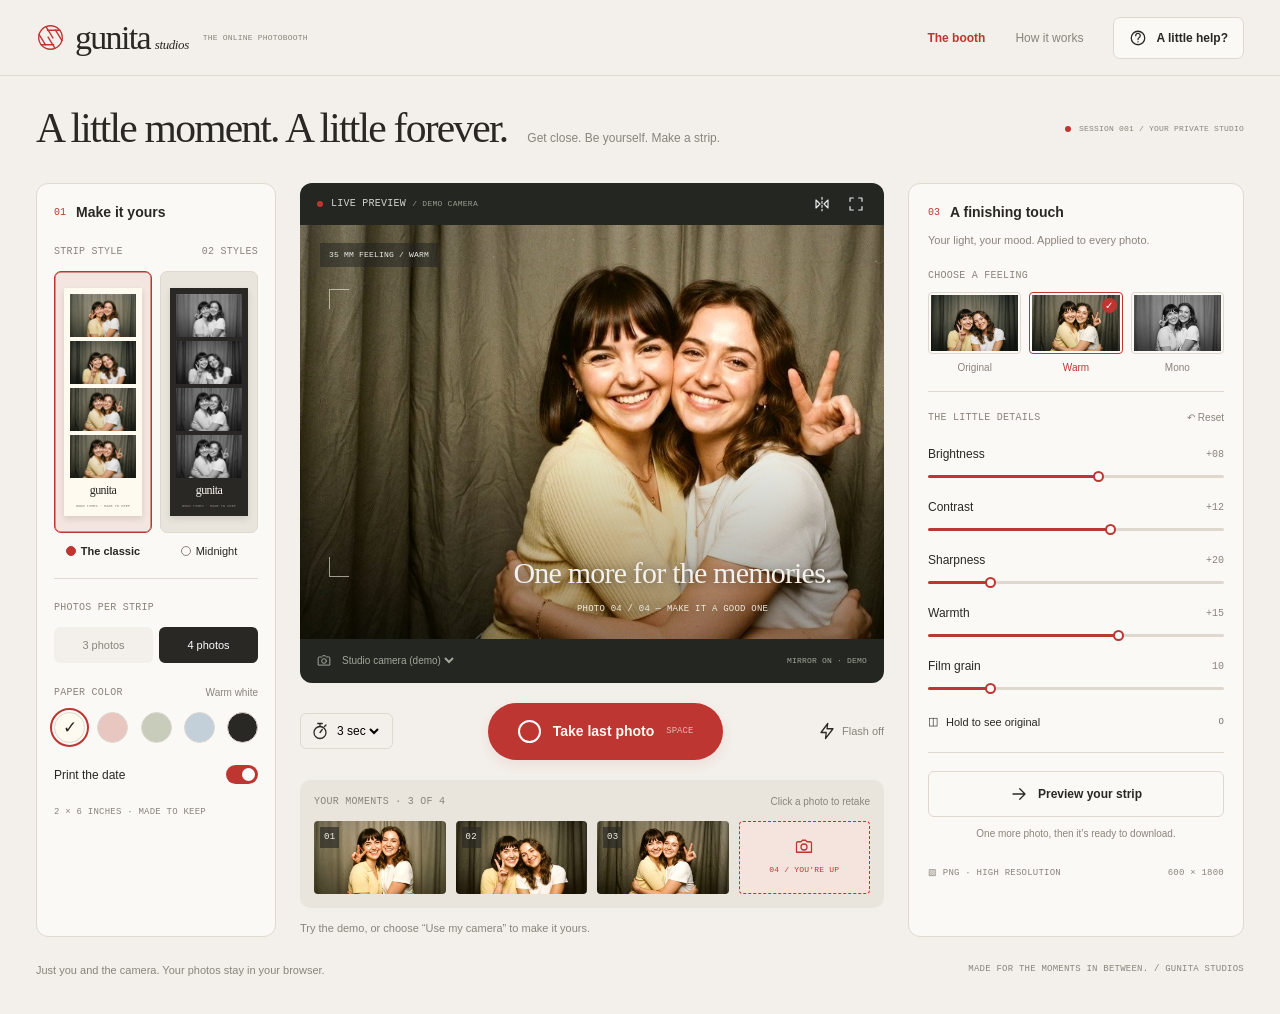
<file: templates/index.html>
<!DOCTYPE html>
<html lang="en">
<head>
  <meta charset="UTF-8">
  <meta name="viewport" content="width=device-width, initial-scale=1.0">
  <meta name="theme-color" content="#f3f0eb">
  <meta name="description" content="A little moment. A little forever. Make a personal photo strip with Gunita Studios, right in your browser.">
  <title>Gunita Studios | Your private photobooth</title>
  <link rel="stylesheet" href="../static/css/booth.css">
  <script src="../static/js/booth.js" defer></script>
</head>
<body>
  <svg class="icon-library" xmlns="http://www.w3.org/2000/svg" aria-hidden="true">
    <symbol id="i-camera" viewBox="0 0 24 24"><path d="M8 5l2-2h4l2 2h4a2 2 0 0 1 2 2v12H2V7a2 2 0 0 1 2-2z"/><circle cx="12" cy="12" r="4"/></symbol>
    <symbol id="i-arrow" viewBox="0 0 24 24"><path d="M4 12h16m-7-7 7 7-7 7"/></symbol>
    <symbol id="i-timer" viewBox="0 0 24 24"><circle cx="12" cy="14" r="8"/><path d="M9 2h6m-3 4V2m0 12 3-4M18 6l2-2"/></symbol>
    <symbol id="i-mirror" viewBox="0 0 24 24"><path d="M12 2v3m0 3v3m0 3v3m0 3v2M3 6v12l6-6zm18 0v12l-6-6z"/></symbol>
    <symbol id="i-expand" viewBox="0 0 24 24"><path d="M8 3H3v5m13-5h5v5M3 16v5h5m13-5v5h-5"/></symbol>
    <symbol id="i-flash" viewBox="0 0 24 24"><path d="m13 2-9 12h7l-1 8 10-13h-8z"/></symbol>
    <symbol id="i-help" viewBox="0 0 24 24"><circle cx="12" cy="12" r="9"/><path d="M9 9a3 3 0 1 1 5 2c-2 1-2 2-2 3m0 3v.1"/></symbol>
  </svg>
  <header class="site-header">
    <a class="brand" href="index.html" aria-label="Gunita Studios home">
      <svg class="brand-mark" viewBox="0 0 32 32" fill="none" aria-hidden="true"><circle cx="16" cy="16" r="13"/><path d="m11 4 8 13m8-9H12m17 12-8-13m0 21-8-13M5 24h15M3 12l8 13"/></svg>
      <span class="wordmark">gunita<span class="brand-studios">studios</span></span>
      <span class="micro brand-caption">The online photobooth</span>
    </a>
    <nav aria-label="Main navigation">
      <a class="nav-active" href="#booth" aria-current="page">The booth</a>
      <button class="text-button" data-help>How it works</button>
      <button class="help-button" data-help><svg class="icon"><use href="#i-help"/></svg>A little help?</button>
    </nav>
  </header>
  <main id="booth" class="studio">
    <section class="intro" aria-labelledby="page-title">
      <div class="intro-copy"><h1 id="page-title">A little moment. A little forever.</h1><p>Get close. Be yourself. Make a strip.</p></div>
      <span class="micro session"><span class="status-dot"></span>Session 001 / Your private studio</span>
    </section>
    <div class="workspace">
      <aside class="panel setup-panel" aria-labelledby="setup-title">
        <h2 id="setup-title"><span class="step">01</span>Make it yours</h2>
        <div class="section-label"><span class="micro">Strip style</span><span class="micro">02 styles</span></div>
        <div class="style-options" role="group" aria-label="Strip style">
          <button class="style-option selected" data-style="classic" aria-pressed="true"><span class="style-card"><span class="mini-strip"><img src="../media/demo/pose-1.jpg" alt=""><img src="../media/demo/pose-2.jpg" alt=""><img src="../media/demo/pose-3.jpg" alt=""><img src="../media/demo/studio.jpg" alt=""><span class="mini-brand">gunita</span><span class="mini-date">GOOD TIMES · MADE TO KEEP</span></span></span><span class="style-name"><span class="radio-dot"></span>The classic</span></button>
          <button class="style-option" data-style="midnight" aria-pressed="false"><span class="style-card"><span class="mini-strip midnight"><img src="../media/demo/pose-1.jpg" alt=""><img src="../media/demo/pose-2.jpg" alt=""><img src="../media/demo/pose-3.jpg" alt=""><img src="../media/demo/studio.jpg" alt=""><span class="mini-brand">gunita</span><span class="mini-date">GOOD TIMES · MADE TO KEEP</span></span></span><span class="style-name"><span class="radio-dot"></span>Midnight</span></button>
        </div>
        <div class="setup-details">
          <fieldset><legend class="micro">Photos per strip</legend><div class="segmented"><button data-count="3" aria-pressed="false">3 photos</button><button data-count="4" class="selected" aria-pressed="true">4 photos</button></div></fieldset>
          <fieldset><legend class="section-label"><span class="micro">Paper color</span><span id="paper-name">Warm white</span></legend><div class="swatches">
            <button class="swatch selected" style="--swatch:#fffaf0" data-color="#fffaf0" data-name="Warm white" aria-label="Warm white paper" aria-pressed="true"></button>
            <button class="swatch" style="--swatch:#e8c7c0" data-color="#e8c7c0" data-name="Rose" aria-label="Rose paper" aria-pressed="false"></button>
            <button class="swatch" style="--swatch:#c8ccba" data-color="#c8ccba" data-name="Sage" aria-label="Sage paper" aria-pressed="false"></button>
            <button class="swatch" style="--swatch:#c3cfd9" data-color="#c3cfd9" data-name="Powder blue" aria-label="Powder blue paper" aria-pressed="false"></button>
            <button class="swatch" style="--swatch:#292824" data-color="#292824" data-name="Ink" aria-label="Ink paper" aria-pressed="false"></button>
          </div></fieldset>
          <label class="toggle-row" for="print-date">Print the date<input id="print-date" type="checkbox" role="switch" checked><span class="toggle" aria-hidden="true"></span></label>
          <p class="micro paper-note">2 × 6 inches · Made to keep</p>
        </div>
      </aside>
      <section class="camera-column" aria-label="Photo studio">
        <div class="viewfinder" id="viewfinder">
          <div class="viewfinder-bar"><span class="micro"><span class="status-dot"></span>Live preview <span id="mode-label">/ Demo camera</span></span><div class="viewfinder-tools"><button id="mirror-button" aria-label="Mirror camera" aria-pressed="true"><svg class="icon"><use href="#i-mirror"/></svg></button><button id="fullscreen-button" aria-label="Expand camera"><svg class="icon"><use href="#i-expand"/></svg></button></div></div>
          <div class="camera-stage">
            <img id="demo-image" src="../media/demo/studio.jpg" alt="Demo photobooth portrait of two friends">
            <video id="camera" autoplay muted playsinline hidden aria-label="Live camera preview"></video>
            <span id="feeling-label" class="film-label micro">35 mm feeling / Warm</span>
            <div class="frame-corners" aria-hidden="true"><i></i><i></i><i></i><i></i></div>
            <div class="camera-caption"><p id="camera-message">One more for the memories.</p><span id="camera-progress" class="micro">Photo 04 / 04 — Make it a good one</span></div>
            <div id="countdown" hidden aria-live="assertive"></div><div id="flash-overlay" aria-hidden="true"></div>
          </div>
          <div class="viewfinder-footer"><label class="source-picker"><svg class="icon"><use href="#i-camera"/></svg><select id="camera-source" aria-label="Camera source"><option value="demo">Studio camera (demo)</option><option value="camera">Use my camera</option></select></label><span id="camera-info" class="micro">Mirror on · Demo</span></div>
        </div>
        <div class="capture-toolbar">
          <label class="timer-control"><svg class="icon"><use href="#i-timer"/></svg><select id="timer" aria-label="Countdown duration"><option value="3">3 sec</option><option value="5">5 sec</option><option value="0">Off</option></select></label>
          <button class="capture-button" id="capture-button"><span class="shutter-icon" aria-hidden="true"></span><span id="capture-label">Take last photo</span><kbd>Space</kbd></button>
          <button class="flash-button" id="flash-button" aria-pressed="false"><svg class="icon"><use href="#i-flash"/></svg><span>Flash off</span></button>
        </div>
        <div class="moments"><div class="section-label"><span class="micro" id="moments-label">Your moments · 3 of 4</span><span>Click a photo to retake</span></div><div class="moment-grid" id="moment-grid"></div></div>
        <p class="studio-status" id="studio-status" role="status">Try the demo, or choose “Use my camera” to make it yours.</p>
      </section>
      <aside class="panel edit-panel" aria-labelledby="edit-title">
        <h2 id="edit-title"><span class="step">03</span>A finishing touch</h2><p class="panel-description">Your light, your mood. Applied to every photo.</p>
        <fieldset class="feeling-fieldset"><legend class="micro">Choose a feeling</legend><div class="filter-options">
          <button data-filter="original" aria-pressed="false"><span><img src="../media/demo/pose-2.jpg" alt=""></span>Original</button>
          <button data-filter="warm" class="selected" aria-pressed="true"><span><img class="warm-sample" src="../media/demo/studio.jpg" alt=""></span>Warm</button>
          <button data-filter="mono" aria-pressed="false"><span><img class="mono-sample" src="../media/demo/pose-1.jpg" alt=""></span>Mono</button>
        </div></fieldset>
        <div class="adjustments">
          <div class="section-label"><span class="micro">The little details</span><button class="text-button reset-button" id="reset-button">↶ Reset</button></div>
          <label class="slider-label" for="brightness">Brightness<output for="brightness">+08</output><input id="brightness" type="range" min="-50" max="50" value="8" data-adjustment></label>
          <label class="slider-label" for="contrast">Contrast<output for="contrast">+12</output><input id="contrast" type="range" min="-50" max="50" value="12" data-adjustment></label>
          <label class="slider-label" for="sharpness">Sharpness<output for="sharpness">+20</output><input id="sharpness" type="range" min="0" max="100" value="20" data-adjustment></label>
          <label class="slider-label" for="warmth">Warmth<output for="warmth">+15</output><input id="warmth" type="range" min="-50" max="50" value="15" data-adjustment></label>
          <label class="slider-label" for="grain">Film grain<output for="grain">10</output><input id="grain" type="range" min="0" max="50" value="10" data-adjustment></label>
          <button class="compare-button" id="compare-button">◫ <span>Hold to see original</span><kbd>O</kbd></button>
        </div>
        <div class="export-section"><button class="preview-button" id="preview-button"><svg class="icon"><use href="#i-arrow"/></svg>Preview your strip</button><p id="export-hint">One more photo, then it’s ready to download.</p><div class="section-label micro"><span>▧ PNG · High resolution</span><span>600 × 1800</span></div></div>
      </aside>
    </div>
    <footer class="site-footer"><p>Just you and the camera. Your photos stay in your browser.</p><p class="micro">Made for the moments in between. / Gunita Studios</p></footer>
  </main>
  <dialog id="help-dialog" class="help-dialog" aria-label="How to use the photobooth"><button class="dialog-close" aria-label="Close help" data-close>×</button><span class="micro">Your own little studio</span><h2>A few seconds.<br>A memory to keep.</h2><ol><li><strong>Make it yours.</strong> Pick your paper, strip style, and photo count.</li><li><strong>Find your good side.</strong> Choose “Use my camera,” allow access, and take each photo. The demo lets you try everything first.</li><li><strong>Add a little feeling.</strong> Adjust your photos, click a moment to retake it, then preview and download your strip.</li></ol><p>Camera access needs localhost or HTTPS. Photos are processed on your device and aren’t uploaded.</p><button class="preview-button" data-close>Let’s make a memory <svg class="icon"><use href="#i-arrow"/></svg></button></dialog>
  <dialog id="preview-dialog" class="preview-dialog" aria-label="Photo strip preview"><button class="dialog-close" aria-label="Close strip preview" data-close>×</button><div><span class="micro" id="preview-kind">Your little keepsake</span><h2>Made to remember.</h2><p id="preview-note">A little moment, all yours.</p><button class="capture-button" id="download-button">Download PNG <svg class="icon"><use href="#i-arrow"/></svg></button><button class="preview-button" data-close>Back to the booth</button></div><img id="strip-preview" alt="Your finished photo strip"></dialog>
</body>
</html>
</file>
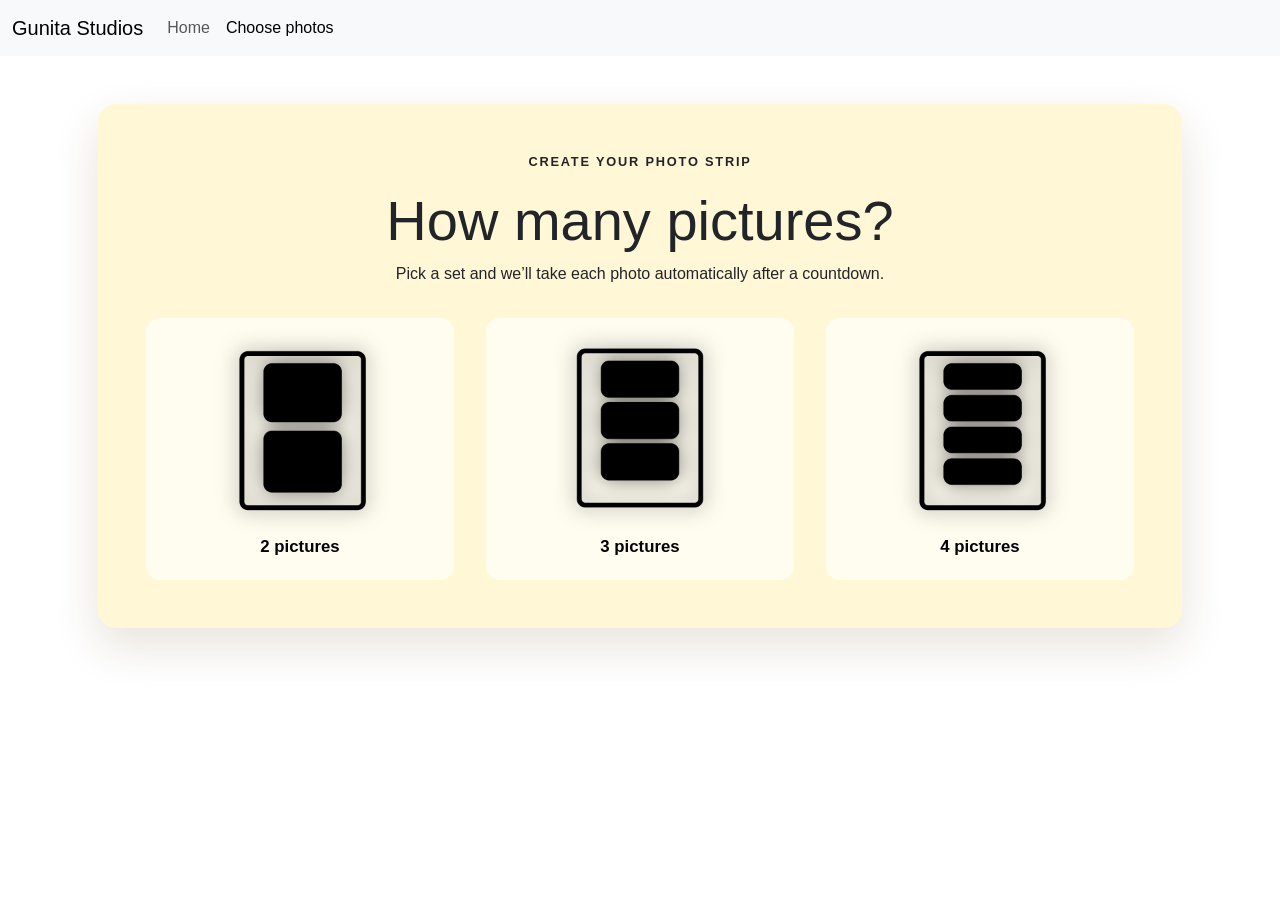
<file: templates/layout.html>
<!DOCTYPE html>
<html lang="en">
<head>
    <meta charset="UTF-8">
    <meta name="viewport" content="width=device-width, initial-scale=1.0">
    <title>Choose your photos | Gunita Studios</title>
    <link rel="stylesheet" href="../static/css/style.css">

    <!-- Bootstrap CSS-->
    <link href="https://cdn.jsdelivr.net/npm/bootstrap@5.0.2/dist/css/bootstrap.min.css" rel="stylesheet" integrity="sha384-EVSTQN3/azprG1Anm3QDgpJLIm9Nao0Yz1ztcQTwFspd3yD65VohhpuuCOmLASjC" crossorigin="anonymous">

    <!-- Bootstrap JS -->
    <script src="https://cdn.jsdelivr.net/npm/bootstrap@5.0.2/dist/js/bootstrap.bundle.min.js" integrity="sha384-MrcW6ZMFYlzcLA8Nl+NtUVF0sA7MsXsP1UyJoMp4YLEuNSfAP+JcXn/tWtIaxVXM" crossorigin="anonymous"></script>

</head>
<body>
    <nav class="navbar navbar-expand-lg navbar-light bg-light">
    <div class="container-fluid">
        <a class="navbar-brand" href="index.html">Gunita Studios</a>
        <button class="navbar-toggler" type="button" data-bs-toggle="collapse" data-bs-target="#navbarNavAltMarkup" aria-controls="navbarNavAltMarkup" aria-expanded="false" aria-label="Toggle navigation">
        <span class="navbar-toggler-icon"></span>
        </button>
        <div class="collapse navbar-collapse" id="navbarNavAltMarkup">
        <div class="navbar-nav">
            <a class="nav-link" href="index.html">Home</a>
            <a class="nav-link active" aria-current="page" href="layout.html">Choose photos</a>
        </div>
        </div>  
    </div>
    </nav>

<main class="page-shell">
    <section class="layout selection-panel" aria-labelledby="layout-title">
        <div class="text-center selection-heading">
            <p class="eyebrow">Create your photo strip</p>
            <h1 id="layout-title">How many pictures?</h1>
            <p>Pick a set and we’ll take each photo automatically after a countdown.</p>
        </div>
        <div class="layout-frame">
            <button class="layout-choice" type="button" onclick="selectLayout('layout-2', 2)">
                <img src="../media/choice-2.png" class="photo-strip" alt="Two-picture portrait strip">
                <span>2 pictures</span>
            </button>
            <button class="layout-choice" type="button" onclick="selectLayout('layout-1', 3)">
                <img src="../media/choice-1.png" class="photo-strip" alt="Three-picture classic strip">
                <span>3 pictures</span>
            </button>
            <button class="layout-choice" type="button" onclick="selectLayout('layout-3', 4)">
                <img src="../media/choice-3.png" class="photo-strip" alt="Four-picture wide strip">
                <span>4 pictures</span>
            </button>
        </div>
    </section>
</main>

    <script>
        function selectLayout(layout, photoCount) {
            sessionStorage.setItem("selectedLayout", layout);
            sessionStorage.setItem("selectedPhotoCount", String(photoCount));
            window.location.href = "./camera.html";
        }
    </script>
    

</body>

</html>
</file>
<file: static/css/booth.css>
@charset "UTF-8";
:root {
  --paper:#f3f0eb;
  --panel:#fbf9f6;
  --ink:#292824;
  --muted:#89847c;
  --line:#ded8cf;
  --accent:#bd3631;
  --soft:#eae5dc;
  font-family:Arial,Helvetica,sans-serif;
  color:var(--ink);
  background:var(--paper);
  font-synthesis:none;
}

* {
  box-sizing:border-box;
}

body {
  margin:0;
}

button,input,select {
  font:inherit;
}

button {
  color:inherit;
  cursor:pointer;
  border:0;
  background:none;
  touch-action:manipulation;
}

button:disabled {
  opacity:.5;
  cursor:wait;
}

button,a,input,select {
  outline-offset:4px;
  -webkit-tap-highlight-color:transparent;
}

button:focus-visible,a:focus-visible,input:focus-visible,select:focus-visible {
  outline:2px solid var(--accent);
}

a {
  color:inherit;
  text-decoration:none;
}

img {
  display:block;
  max-width:100%;
}

[hidden] {
  display:none!important;
}

fieldset {
  padding:0;
  border:0;
  margin:0;
  min-width:0;
}

legend {
  padding:0;
  width:100%;
  margin-bottom:12px;
}

.icon-library {
  position:absolute;
  width:0;
  height:0;
  overflow:hidden;
}

.icon {
  width:18px;
  height:18px;
  fill:none;
  stroke:currentColor;
  stroke-width:1.7;
  stroke-linecap:round;
  stroke-linejoin:round;
  flex-shrink:0;
}

.micro {
  font-family:Consolas,"Courier New",monospace;
  text-transform:uppercase;
  font-size:10px;
  font-weight:400;
  line-height:1.5;
  letter-spacing:.025em;
  color:var(--muted);
}

/* Header and three-column studio */
.site-header {
  height:76px;
  padding:0 36px;
  border-bottom:1px solid var(--line);
  display:flex;
  align-items:center;
  justify-content:space-between;
  gap:24px;
}

.brand {
  display:flex;
  align-items:center;
  gap:10px;
}

.brand-mark {
  width:29px;
  height:29px;
  stroke:var(--accent);
  stroke-width:1.5;
}

.wordmark {
  font-family:Georgia,"Times New Roman",serif;
  font-size:34px;
  letter-spacing:-1.7px;
  display:flex;
  align-items:baseline;
  gap:5px;
}

.brand-studios {
  font-size:13px;
  font-style:italic;
  letter-spacing:-.4px;
}

.brand-caption {
  font-size:9px;
  margin-left:4px;
}

.site-header nav {
  display:flex;
  align-items:center;
  gap:30px;
  font-size:12px;
}

.nav-active {
  color:var(--accent);
  font-weight:600;
}

.text-button {
  padding:0;
  color:var(--muted);
  font-size:12px;
}

.help-button {
  display:flex;
  align-items:center;
  gap:9px;
  padding:11px 15px;
  border:1px solid var(--line);
  border-radius:7px;
  background:var(--panel);
  font-size:12px;
  font-weight:600;
}

.studio {
  max-width:1600px;
  margin:auto;
  padding:0 36px;
}

.intro {
  display:flex;
  align-items:center;
  justify-content:space-between;
  gap:20px;
  padding:30px 0 31px;
}

.intro-copy {
  display:flex;
  align-items:baseline;
  gap:22px;
}

h1 {
  font-family:"Times New Roman",Georgia,serif;
  font-size:clamp(30px,3.25vw,48px);
  font-weight:400;
  letter-spacing:-1.8px;
  margin:0;
  line-height:1.1;
}

.intro p {
  font-size:12px;
  color:var(--muted);
  margin:0;
}

.session {
  white-space:nowrap;
  font-size:9px;
}

.status-dot {
  display:inline-block;
  width:6px;
  height:6px;
  background:var(--accent);
  border-radius:50%;
  margin-right:8px;
  vertical-align:middle;
}

.workspace {
  display:grid;
  grid-template-columns:240px minmax(0,1fr) 336px;
  gap:24px;
  align-items:stretch;
}

.panel {
  background:var(--panel);
  border:1px solid var(--line);
  border-radius:12px;
  padding:19px 17px;
}

.panel h2 {
  font-size:14px;
  margin:0 0 22px;
  display:flex;
  gap:10px;
  align-items:center;
  line-height:1.4;
}

.step {
  font-family:Consolas,monospace;
  color:var(--accent);
  font-size:10px;
  font-weight:400;
}

.section-label {
  display:flex;
  align-items:center;
  justify-content:space-between;
  gap:8px;
  font-size:10px;
  color:var(--muted);
}

/* Paper and strip options */
.style-options {
  display:grid;
  grid-template-columns:1fr 1fr;
  gap:8px;
  margin-top:12px;
}

.style-option {
  padding:0;
  min-width:0;
}

.style-card {
  display:flex;
  align-items:center;
  justify-content:center;
  padding:16px 8px;
  border:1px solid var(--line);
  border-radius:7px;
  background:var(--soft);
  transition:border-color .2s,background .2s;
}

.style-option.selected .style-card {
  border-color:var(--accent);
  box-shadow:inset 0 0 0 .5px var(--accent);
  background:#f3e5df;
}

.mini-strip {
  display:flex;
  flex-direction:column;
  gap:4px;
  background:#fffaf0;
  padding:6px 6px 8px;
  box-shadow:0 3px 6px #30271a20;
  width:78px;
}

.mini-strip img {
  width:100%;
  height:43px;
  object-fit:cover;
}

.mini-brand {
  font-family:Georgia,serif;
  font-size:12px;
  letter-spacing:-.6px;
  text-align:center;
  margin-top:1px;
}

.mini-date {
  font-family:Consolas,monospace;
  font-size:3.6px;
  text-align:center;
  margin-top:2px;
  color:var(--muted);
}

.midnight {
  background:#292824;
  color:#f9f6ef;
}

.midnight img {
  filter:grayscale(1);
}

.style-name {
  display:flex;
  justify-content:center;
  align-items:center;
  gap:5px;
  font-size:11px;
  padding:12px 0 0;
  white-space:nowrap;
}

.radio-dot {
  width:10px;
  height:10px;
  border:1px solid var(--muted);
  border-radius:50%;
}

.selected .radio-dot {
  background:var(--accent);
  border-color:var(--accent);
}

.style-option.selected .style-name {
  font-weight:600;
}

.setup-details {
  margin-top:21px;
  padding-top:21px;
  border-top:1px solid var(--line);
  display:grid;
  gap:22px;
}

.segmented {
  display:grid;
  grid-template-columns:1fr 1fr;
  gap:6px;
}

.segmented button {
  padding:12px 3px;
  background:var(--paper);
  border-radius:6px;
  color:var(--muted);
  font-size:11px;
}

.segmented button.selected {
  background:var(--ink);
  color:white;
}

.swatches {
  display:flex;
  justify-content:space-between;
  gap:8px;
}

.swatch {
  width:31px;
  height:31px;
  border-radius:50%;
  background:var(--swatch);
  border:1px solid var(--line);
  position:relative;
}

.swatch.selected {
  outline:2px solid var(--accent);
  outline-offset:2px;
}

.swatch.selected::after {
  content:'✓';
  position:absolute;
  inset:0;
  display:grid;
  place-items:center;
  font-size:17px;
  color:#292824;
}

.swatch[data-name="Ink"].selected::after {
  color:white;
}

.toggle-row {
  display:flex;
  align-items:center;
  justify-content:space-between;
  font-size:12px;
  position:relative;
  cursor:pointer;
}

.toggle-row input {
  position:absolute;
  right:0;
  width:32px;
  height:20px;
  opacity:0;
}

.toggle {
  width:32px;
  height:19px;
  border-radius:20px;
  background:#bdb8b0;
  position:relative;
  pointer-events:none;
}

.toggle::after {
  content:'';
  position:absolute;
  left:3px;
  top:3px;
  width:13px;
  height:13px;
  background:white;
  border-radius:50%;
  transition:transform .2s;
}

.toggle-row input:checked+.toggle {
  background:var(--accent);
}

.toggle-row input:checked+.toggle::after {
  transform:translateX(13px);
}

.toggle-row input:focus-visible+.toggle {
  outline:2px solid var(--accent);
  outline-offset:4px;
}

.paper-note {
  font-size:9px;
  margin:0;
}

/* Viewfinder and captured moments */
.camera-column {
  min-width:0;
}

.viewfinder {
  background:#242622;
  border-radius:12px;
  overflow:hidden;
  color:#f3f0eb;
}

.viewfinder-bar,.viewfinder-footer {
  display:flex;
  align-items:center;
  justify-content:space-between;
  padding:0 17px;
  height:42px;
  gap:10px;
}

.viewfinder-bar .micro {
  color:#d5d5cd;
  font-size:10px;
}

.viewfinder-bar #mode-label {
  font-size:8px;
  color:#969b8d;
}

.viewfinder-tools {
  display:flex;
  align-items:center;
  gap:12px;
}

.viewfinder-tools button {
  padding:3px;
  display:flex;
  color:#eee;
}

.viewfinder-tools button[aria-pressed="false"] {
  opacity:.45;
}

.viewfinder-tools .icon {
  width:16px;
  height:16px;
}

.camera-stage {
  position:relative;
  aspect-ratio:1.8;
  min-height:320px;
  isolation:isolate;
  overflow:hidden;
  background:#32352e;
}

.camera-stage>img,.camera-stage>video {
  width:100%;
  height:100%;
  object-fit:cover;
  position:absolute;
  inset:0;
}

.camera-stage>video.mirrored {
  transform:scaleX(-1);
}

.camera-stage::after {
  content:'';
  position:absolute;
  inset:45% 0 0;
  background:linear-gradient(transparent,#0006);
  z-index:1;
  pointer-events:none;
}

.film-label {
  position:absolute;
  top:18px;
  left:20px;
  background:#2228;
  color:#eaece4;
  padding:6px 9px;
  font-size:8px;
  z-index:2;
}

.frame-corners {
  position:absolute;
  inset:64px 29px 62px;
  z-index:2;
  pointer-events:none;
}

.frame-corners i {
  position:absolute;
  width:20px;
  height:20px;
  border:solid #f2f2df99;
}

.frame-corners i:nth-child(1) {
  top:0;
  left:0;
  border-width:1px 0 0 1px;
}

.frame-corners i:nth-child(2) {
  top:0;
  right:0;
  border-width:1px 1px 0 0;
}

.frame-corners i:nth-child(3) {
  bottom:0;
  left:0;
  border-width:0 0 1px 1px;
}

.frame-corners i:nth-child(4) {
  bottom:0;
  right:0;
  border-width:0 1px 1px 0;
}

.camera-caption {
  position:absolute;
  bottom:22px;
  left:20px;
  right:20px;
  text-align:center;
  z-index:2;
  text-shadow:0 1px 12px #0008;
}

.camera-caption p {
  font-family:"Times New Roman",serif;
  font-size:30px;
  letter-spacing:-.8px;
  margin:0 0 7px;
}

.camera-caption .micro {
  color:#eeeadd;
  font-size:9px;
}

.viewfinder-footer {
  height:44px;
  color:#a2a698;
}

.source-picker {
  display:flex;
  align-items:center;
  gap:7px;
  min-width:0;
}

.source-picker .icon {
  width:14px;
  height:14px;
}

.source-picker select {
  background:transparent;
  color:inherit;
  border:0;
  font-size:10px;
  max-width:180px;
  padding:5px 0;
}

.source-picker option {
  color:var(--ink);
  background:var(--paper);
}

#camera-info {
  font-size:8px;
  white-space:nowrap;
  color:#a2a698;
}

.capture-toolbar {
  display:flex;
  align-items:center;
  justify-content:space-between;
  gap:14px;
  margin:20px 0;
}

.timer-control {
  display:flex;
  align-items:center;
  border:1px solid var(--line);
  border-radius:6px;
  padding:8px 10px;
  gap:4px;
}

.timer-control select {
  border:0;
  background:transparent;
  font-size:12px;
  max-width:75px;
}

.capture-button {
  display:flex;
  justify-content:center;
  align-items:center;
  gap:12px;
  border-radius:40px;
  background:var(--accent);
  color:#fffaf2;
  padding:17px 24px;
  min-width:230px;
  min-height:56px;
  font-size:14px;
  font-weight:600;
  box-shadow:0 5px 14px #bd363119;
  transition:background .2s,transform .2s;
}

.capture-button:hover:not(:disabled) {
  background:#a62d28;
  transform:translateY(-1px);
}

.shutter-icon {
  width:23px;
  height:23px;
  border:2px solid white;
  border-radius:50%;
}

kbd {
  font-family:Consolas,monospace;
  text-transform:uppercase;
  font-size:9px;
  font-weight:400;
  opacity:.65;
}

.flash-button {
  display:flex;
  align-items:center;
  gap:6px;
  font-size:11px;
  color:var(--muted);
  padding:6px 0;
}

.flash-button .icon {
  color:var(--ink);
}

.flash-button[aria-pressed="true"] {
  color:var(--accent);
}

.moments {
  background:var(--soft);
  padding:14px;
  border-radius:10px;
}

.moments .section-label {
  margin-bottom:12px;
}

.moment-grid {
  display:grid;
  grid-template-columns:repeat(4,minmax(0,1fr));
  gap:10px;
}

.moment {
  padding:0;
  position:relative;
  aspect-ratio:1.8;
  border-radius:4px;
  overflow:hidden;
  background:#d8d3c8;
  min-width:0;
}

.moment img {
  width:100%;
  height:100%;
  object-fit:cover;
}

.moment-number {
  position:absolute;
  top:6px;
  left:6px;
  background:#292824aa;
  color:#f6f3ea;
  padding:4px;
  font-size:9px;
}

.moment.selected {
  outline:2px solid var(--accent);
  outline-offset:2px;
}

.moment.empty {
  display:flex;
  flex-direction:column;
  align-items:center;
  justify-content:center;
  gap:8px;
  border:1px dashed var(--accent);
  background:#f4e4dd;
  color:var(--accent);
}

.moment.empty .micro {
  color:inherit;
  font-size:8px;
}

.moment:not(.empty)::after {
  content:'↻ Retake';
  position:absolute;
  inset:auto 0 0;
  background:#292824aa;
  color:white;
  font-size:11px;
  padding:6px;
  opacity:0;
  transition:opacity .2s;
}

.moment:hover::after,.moment:focus-visible::after {
  opacity:1;
}

.studio-status {
  font-size:11px;
  color:var(--muted);
  margin:12px 0 0;
  line-height:1.5;
  min-height:17px;
}

/* Photo editor */
.panel-description {
  font-size:11px;
  color:var(--muted);
  line-height:1.5;
  margin:-12px 0 19px;
}

.edit-panel {
  padding:19px;
}

.feeling-fieldset legend {
  margin-bottom:9px;
}

.filter-options {
  display:grid;
  grid-template-columns:repeat(3,1fr);
  gap:8px;
}

.filter-options button {
  padding:0;
  color:var(--muted);
  font-size:10px;
}

.filter-options button>span {
  display:block;
  padding:2px;
  border:1px solid var(--line);
  border-radius:4px;
  margin-bottom:8px;
  position:relative;
}

.filter-options img {
  width:100%;
  aspect-ratio:1.55;
  object-fit:cover;
}

.filter-options .selected {
  color:var(--accent);
}

.filter-options .selected>span {
  border-color:var(--accent);
}

.filter-options .selected>span::after {
  content:'✓';
  position:absolute;
  right:5px;
  top:5px;
  background:var(--accent);
  color:white;
  width:15px;
  height:15px;
  line-height:15px;
  border-radius:50%;
  font-size:10px;
}

.warm-sample {
  filter:sepia(.15) saturate(1.15);
}

.mono-sample {
  filter:grayscale(1);
}

.adjustments {
  border-top:1px solid var(--line);
  margin-top:18px;
  padding-top:18px;
}

.reset-button {
  font-size:10px;
}

.slider-label {
  display:grid;
  grid-template-columns:1fr auto;
  row-gap:10px;
  align-items:center;
  font-size:12px;
  margin-top:22px;
}

.slider-label output {
  font-family:Consolas,monospace;
  font-size:10px;
  color:var(--muted);
}

input[type="range"] {
  appearance:none;
  -webkit-appearance:none;
  grid-column:1/-1;
  width:100%;
  height:3px;
  margin:4px 0 0;
  border-radius:4px;
  background:linear-gradient(to right,var(--accent) var(--fill,50%),var(--line) var(--fill,50%));
  cursor:pointer;
}

input[type="range"]::-webkit-slider-thumb {
  appearance:none;
  width:11px;
  height:11px;
  background:var(--panel);
  border:2px solid var(--accent);
  border-radius:50%;
}

input[type="range"]::-moz-range-thumb {
  width:8px;
  height:8px;
  background:var(--panel);
  border:2px solid var(--accent);
  border-radius:50%;
}

.compare-button {
  width:100%;
  display:flex;
  align-items:center;
  gap:8px;
  padding:25px 0 0;
  font-size:11px;
  user-select:none;
  touch-action:none;
}

.compare-button kbd {
  margin-left:auto;
}

.compare-button.active {
  color:var(--accent);
}

.export-section {
  border-top:1px solid var(--line);
  margin-top:24px;
  padding-top:18px;
}

.preview-button {
  width:100%;
  padding:13px 10px;
  border:1px solid var(--line);
  border-radius:6px;
  display:flex;
  align-items:center;
  justify-content:center;
  gap:10px;
  font-size:12px;
  font-weight:600;
  background:transparent;
  transition:background .2s;
}

.preview-button:hover,.help-button:hover {
  background:var(--soft);
}

.export-section p {
  font-size:10px;
  line-height:1.5;
  color:var(--muted);
  text-align:center;
  margin:9px 0 26px;
}

.export-section>.micro {
  font-size:9px;
}

.site-footer {
  display:flex;
  justify-content:space-between;
  align-items:center;
  gap:20px;
  margin:18px 0 30px;
  color:var(--muted);
  font-size:11px;
}

.site-footer .micro {
  font-size:9px;
}

.site-footer p {
  margin:8px 0;
}

/* Capture feedback and dialogs */
#countdown {
  position:absolute;
  inset:0;
  display:grid;
  place-items:center;
  color:white;
  font-family:Georgia,serif;
  font-size:110px;
  background:#0003;
  z-index:5;
}

#flash-overlay {
  position:absolute;
  inset:0;
  background:white;
  opacity:0;
  z-index:6;
  pointer-events:none;
}

#flash-overlay.flashing {
  animation:flash .3s ease-out;
}

@keyframes flash {
  0% {
    opacity:1;
  }
  100% {
    opacity:0;
  }
}

.viewfinder:fullscreen {
  display:flex;
  flex-direction:column;
}

.viewfinder:fullscreen .camera-stage {
  flex:1;
}

.viewfinder:fullscreen .camera-stage>img,.viewfinder:fullscreen video {
  object-fit:contain;
}

dialog {
  border:1px solid var(--line);
  border-radius:14px;
  background:var(--panel);
  color:var(--ink);
  padding:36px;
  max-width:calc(100vw - 32px);
  max-height:90svh;
  overflow:auto;
  box-shadow:0 20px 80px #0003;
}

dialog::backdrop {
  background:#22282488;
  backdrop-filter:blur(5px);
}

.dialog-close {
  position:absolute;
  right:12px;
  top:8px;
  font-size:28px;
  width:36px;
  height:36px;
  color:var(--muted);
}

dialog h2 {
  font-family:Georgia,serif;
  font-size:32px;
  font-weight:400;
  letter-spacing:-1px;
  margin:12px 0 20px;
}

.help-dialog {
  width:490px;
}

.help-dialog ol {
  padding-left:20px;
}

.help-dialog li {
  padding:0 0 16px 5px;
  font-size:14px;
  line-height:1.6;
}

.help-dialog p {
  font-size:12px;
  color:var(--muted);
  line-height:1.6;
  margin-bottom:25px;
}

.preview-dialog[open] {
  display:flex;
  align-items:center;
  gap:36px;
}

.preview-dialog>div {
  max-width:270px;
}

.preview-dialog p {
  font-size:13px;
  color:var(--muted);
  line-height:1.6;
}

.preview-dialog .capture-button {
  margin:24px 0 12px;
  width:100%;
  min-width:0;
}

.preview-dialog>img {
  width:190px;
  max-height:70svh;
  object-fit:contain;
  box-shadow:0 5px 20px #0002;
}

@media(min-width:1450px) {
  .camera-stage {
    min-height:414px;
  }
}

@media(min-width:1250px) and (max-width:1449px) {
  .workspace {
    grid-template-columns:240px minmax(0,1fr) 336px;
    gap:24px;
  }
  .camera-stage {
    min-height:414px;
  }
  .intro-copy {
    gap:20px;
  }
  .session {
    font-size:8px;
  }
  .capture-button {
    min-width:235px;
  }
  .style-card {
    padding:16px 6px;
  }
  .brand-caption {
    font-size:8px;
  }
}

@media(max-width:1249px) {
  .studio {
    padding:0 24px;
  }
  .site-header {
    padding:0 24px;
  }
  .workspace {
    grid-template-columns:190px minmax(0,1fr) 250px;
    gap:16px;
  }
  .panel {
    padding:16px 13px;
  }
  .intro-copy {
    display:block;
  }
  .intro p {
    margin-top:10px;
  }
  .session {
    font-size:8px;
  }
  .style-card {
    padding:12px 4px;
  }
  .mini-strip {
    padding:5px;
    width:62px;
  }
  .mini-strip img {
    height:36px;
  }
  .style-name {
    font-size:10px;
  }
  .swatch {
    width:26px;
    height:26px;
  }
  .swatches {
    gap:5px;
  }
  .capture-button {
    min-width:0;
    padding:16px 20px;
    gap:8px;
  }
  .capture-button kbd {
    display:none;
  }
  .capture-toolbar {
    gap:8px;
  }
  .flash-button span {
    display:none;
  }
  .camera-stage {
    min-height:365px;
  }
  .camera-caption p {
    font-size:26px;
  }
  .camera-caption .micro {
    font-size:8px;
  }
  .viewfinder-bar,.viewfinder-footer {
    padding:0 12px;
  }
  .viewfinder-bar #mode-label {
    font-size:7px;
  }
  .viewfinder-tools {
    gap:8px;
  }
  #camera-info {
    font-size:7px;
  }
  .source-picker select {
    font-size:9px;
    max-width:150px;
  }
  .moments {
    padding:10px;
  }
  .moment-grid {
    gap:6px;
  }
  .moments .section-label {
    font-size:9px;
  }
  .moment.empty .micro {
    font-size:6px;
  }
  .panel-description {
    font-size:10px;
  }
}

@media(max-width:1020px) {
  .workspace {
    grid-template-columns:200px minmax(0,1fr);
  }
  .edit-panel {
    grid-column:1/-1;
    display:grid;
    grid-template-columns:1fr 1.4fr 1fr;
    column-gap:28px;
  }
  .edit-panel h2 {
    grid-column:1;
    margin-bottom:12px;
  }
  .panel-description {
    grid-column:1;
    margin:0 0 15px;
  }
  .feeling-fieldset {
    grid-column:1;
  }
  .adjustments {
    grid-column:2;
    grid-row:1/5;
    margin:0;
    border:0;
    padding:0;
  }
  .export-section {
    grid-column:3;
    grid-row:1/5;
    align-self:center;
    margin:0;
    border:0;
    padding:0;
  }
  .slider-label {
    margin-top:14px;
    row-gap:5px;
  }
  .compare-button {
    padding-top:16px;
  }
  .camera-stage {
    min-height:370px;
  }
  .capture-button {
    min-width:240px;
  }
  .flash-button span {
    display:inline;
  }
  .brand-caption {
    display:none;
  }
  .intro .session {
    display:none;
  }
  .site-header nav {
    gap:20px;
  }
  .mini-strip {
    width:72px;
  }
  .mini-strip img {
    height:40px;
  }
  .setup-panel {
    padding:18px 14px;
  }
  .site-footer {
    font-size:10px;
  }
  .site-footer .micro {
    font-size:8px;
  }
}

@media(max-width:700px) {
  .site-header {
    height:68px;
    padding:0 18px;
    gap:12px;
  }
  .wordmark {
    font-size:29px;
  }
  .brand-mark {
    width:24px;
  }
  .brand-studios {
    font-size:11px;
  }
  .site-header nav {
    gap:12px;
  }
  .site-header nav>a,.site-header nav>.text-button {
    display:none;
  }
  .help-button {
    padding:8px 10px;
    font-size:11px;
  }
  .studio {
    padding:0 16px;
  }
  .intro {
    padding:24px 0;
  }
  .intro h1 {
    font-size:35px;
    letter-spacing:-1.3px;
    max-width:360px;
  }
  .intro p {
    font-size:11px;
  }
  .workspace {
    display:flex;
    flex-direction:column;
    gap:18px;
  }
  .camera-column {
    order:0;
  }
  .setup-panel {
    order:1;
    display:grid;
    grid-template-columns:1fr 1.1fr;
    gap:0 22px;
  }
  .setup-panel h2 {
    grid-column:1/-1;
    margin-bottom:18px;
  }
  .setup-panel>.section-label {
    grid-column:1;
  }
  .style-options {
    grid-column:1;
  }
  .setup-details {
    grid-column:2;
    grid-row:2/4;
    border:0;
    margin:0;
    padding:0;
    gap:18px;
    align-content:start;
  }
  .style-card {
    padding:10px 3px;
  }
  .mini-strip {
    width:58px;
  }
  .mini-strip img {
    height:31px;
  }
  .mini-date {
    font-size:3px;
  }
  .mini-brand {
    font-size:11px;
  }
  .style-name {
    font-size:9px;
    gap:3px;
  }
  .radio-dot {
    width:8px;
    height:8px;
  }
  .paper-note {
    font-size:8px;
  }
  .swatch {
    width:25px;
    height:25px;
  }
  .swatches {
    gap:4px;
  }
  .camera-stage {
    aspect-ratio:1.3;
    min-height:0;
  }
  .viewfinder-bar .micro {
    font-size:9px;
  }
  .viewfinder-bar #mode-label {
    font-size:7px;
  }
  .camera-caption p {
    font-size:27px;
  }
  .frame-corners {
    inset:52px 20px 65px;
  }
  .film-label {
    left:14px;
    top:14px;
  }
  .capture-toolbar {
    margin:16px 0;
    gap:10px;
  }
  .capture-button {
    min-width:0;
    flex:1;
    padding:15px 14px;
    font-size:12px;
    min-height:50px;
  }
  .shutter-icon {
    width:20px;
    height:20px;
  }
  .timer-control {
    padding:8px 6px;
  }
  .timer-control select {
    font-size:10px;
    width:49px;
  }
  .timer-control .icon {
    width:15px;
  }
  .flash-button span {
    display:none;
  }
  .flash-button {
    padding:8px 2px;
  }
  .moment-grid {
    gap:7px;
  }
  .moment {
    aspect-ratio:1.2;
  }
  .moment.empty .micro {
    font-size:7px;
  }
  .moments {
    padding:12px;
  }
  .studio-status {
    font-size:10px;
    margin-top:8px;
  }
  .edit-panel {
    order:2;
    display:block;
    padding:20px;
  }
  .edit-panel h2 {
    margin-bottom:18px;
  }
  .panel-description {
    font-size:11px;
    margin:-8px 0 20px;
  }
  .filter-options img {
    aspect-ratio:1.7;
  }
  .adjustments {
    border-top:1px solid var(--line);
    margin-top:22px;
    padding-top:18px;
  }
  .slider-label {
    margin-top:24px;
    row-gap:12px;
  }
  .compare-button {
    padding-top:25px;
  }
  .export-section {
    border-top:1px solid var(--line);
    padding-top:20px;
    margin-top:24px;
  }
  .export-section p {
    margin-bottom:18px;
  }
  .site-footer {
    display:block;
    line-height:1.6;
    margin:22px 0;
  }
  .site-footer .micro {
    font-size:8px;
  }
  .preview-dialog[open] {
    flex-direction:column;
    gap:20px;
    padding:32px 22px;
  }
  .preview-dialog>img {
    width:150px;
    max-height:none;
  }
  .preview-dialog>div {
    max-width:100%;
  }
  .preview-dialog h2 {
    font-size:28px;
  }
  dialog {
    padding:30px 24px;
  }
}

@media(prefers-reduced-motion:reduce) {
  *,*::before,*::after {
    animation:none!important;
    transition:none!important;
  }
}
</file>
<file: static/css/style.css>
*{
    box-sizing: border-box;
    font-family: Arial, sans-serif;
}
body {
   margin: 0;
   padding: 0;
    background: #f9c96e;
    min-height: 100vh;
}

.page-shell {
    width: min(1180px, 100%);
    margin-inline: auto;
    padding: clamp(1rem, 4vw, 3rem);
}

.home-hero {
    min-height: calc(100svh - 56px);
    padding: clamp(1.5rem, 6vw, 5rem);
    display: flex;
    flex-direction: column;
    justify-content: center;
    align-items: center;
    text-align: center;
}
.home-hero h1 { max-width: 850px; font-size: clamp(2.6rem, 9vw, 6rem); line-height: .95; }
.home-hero > p:not(.eyebrow) { max-width: 650px; font-size: clamp(1rem, 2.5vw, 1.25rem); margin: 1.25rem 0 2rem; }

.layout{
    background-color: #fff7d6;
    width: 100%;
    border-radius: 18px;
    padding: clamp(1.25rem, 4vw, 3rem);
    box-shadow: 0 18px 45px rgba(90, 55, 10, .14);
}

.selection-heading { max-width: 620px; margin: 0 auto 2rem; }
.selection-heading h1 { font-size: clamp(2rem, 6vw, 3.5rem); }
.eyebrow { text-transform: uppercase; letter-spacing: .14em; font-weight: 700; font-size: .8rem; }
.layout-frame { display: grid; grid-template-columns: repeat(3, minmax(0, 1fr)); gap: clamp(1rem, 3vw, 2rem); }
.layout-choice { border: 0; border-radius: 14px; padding: 1.25rem; background: rgba(255,255,255,.65); cursor: pointer; display: flex; flex-direction: column; align-items: center; gap: 1rem; font-size: 1.05rem; font-weight: 700; transition: transform .2s, box-shadow .2s; }
.layout-choice:hover, .layout-choice:focus-visible { transform: translateY(-5px); box-shadow: 0 12px 28px rgba(0,0,0,.14); outline: 3px solid #212529; }

.photo-strip{
    width: min(100%, 180px);
    /* min-width: 200px; */
    height: auto;
    filter: drop-shadow(0 0 10px rgba(0, 0, 0, 0.5));
    transition: transform 0.3s ease-in-out;
}

/* camera.html page */
.camera-panel { display: flex; flex-direction: column; align-items: center; gap: 1rem; }
.camera-wrap { width: min(100%, 820px); }
#camera {
    transform: scaleX(-1);
    width: 100%;
    height: 100%;
    object-fit: cover;
}
#camera.portrait{
    height: 100%;
    aspect-ratio: 2/3;
    object-fit: cover;
    transform: scaleX(-1);
}
.main-frame {
    position: relative;
    aspect-ratio: 4/3;
    width: 100%;
    overflow: hidden;
    border-radius: 14px;
    background: #171717;
}
.main-frame.portrait{
    aspect-ratio: 2/3;
    width: min(100%, 440px);
    margin-inline: auto;
}
.main-frame.wide{
    aspect-ratio: 16/9;
}

#flash {
    position: absolute;
    top: 0;
    left: 0;
    width: 100%;
    height: 100%;
    background: white;
    opacity: 0;
    pointer-events: none;
    z-index: 2000;
}
#flash.flash {
  animation: flash 0.15s ease-out;
}

@keyframes flash {
  0%   { opacity: 0; }
  50%  { opacity: 1; }
  100% { opacity: 0; }
}

#preview {
    position: absolute;
    top: 0;
    left: 0;
    width: 100%;
    height: 100%;
    transform: scaleX(-1);
    display: none;
    z-index: 15;
    object-fit: contain;
}
#preview.portrait{
    aspect-ratio: 2/3;
    object-fit: cover;
}

.ready-prompt {
    width: 100%;   
    height: 100%; 
    top: 50%;
    left: 50%;
    transform: translate(-50%, -50%); 
    position: absolute;
    z-index: 999;
    color: white;
    background-color: rgba(0, 0, 0, 0.5);
    transition: background-color 0.5s ease;
    padding: 1rem;
    text-align: center;
    font-size: clamp(1.25rem, 5vw, 3rem);
    font-weight: 700;

}

#canvas {
    display: none;
}
#canvas.portrait{
    aspect-ratio: 2/3;
    object-fit: cover;
}



#snapshot-container img {
    width: 90%;
    margin-bottom: 12px;
    transform: scaleX(-1);
    cursor: zoom-in;
    transition: transform .2s ease, box-shadow .2s ease;
}
#snapshot-container img:hover,
#snapshot-container img:focus-visible {
    transform: scaleX(-1) scale(1.035);
    box-shadow: 0 0 0 4px #fff, 0 8px 20px rgba(0, 0, 0, .35);
    outline: none;
}
.grayscale {
    filter: grayscale(100%);
}
.sepia {
    filter: sepia(60%);
}
.film {
    filter: saturate(116%) hue-rotate(348deg);
}

#snapshot-container img:first-child {
    margin-top: 25%;
}

#snapshot-container{
    background-color: gray;
    /* height: 800px; */
    /* width: auto; */
}

.snapshot-strip{
    aspect-ratio: 1 / 3;          /* 2x6 inches */
    width: clamp(160px, 25vw, 240px);
    background: white;
    padding: 12px 0;
}

.capture-actions { width: 100%; text-align: center; }
.capture-button { min-width: 150px; min-height: 48px; }
.snapshot-title { width: 100%; margin-top: 1rem; }
.snapshot-title p { margin: 0; }
.edit-strip { width: 100%; display: flex; justify-content: center; align-items: flex-start; gap: clamp(1rem, 4vw, 2.5rem); }
.operations { display: flex; flex-direction: column; gap: 1rem; width: min(100%, 500px); }

.select-edit{
    min-height: 220px;
    width: 100%;
    background-color: lightgray;
    border-radius: 5px;
    padding: clamp(1rem, 3vw, 1.5rem);
}
.color-select { display: flex; align-items: center; flex-wrap: wrap; gap: .5rem; }
.adjustments { display: grid; gap: .8rem; margin-top: 1.25rem; }
.adjustments-heading { display: flex; justify-content: space-between; align-items: center; gap: 1rem; }
.adjustments-heading h2 { margin: 0; font-size: 1.35rem; }
.adjustment-control { display: grid; grid-template-columns: 1fr auto; gap: .25rem 1rem; font-weight: 600; }
.adjustment-control output { min-width: 55px; text-align: right; font-variant-numeric: tabular-nums; }
.adjustment-control input[type="range"] { grid-column: 1 / -1; width: 100%; accent-color: #212529; cursor: pointer; }
.adjustment-status { min-height: 1.25rem; margin: 0; color: #555; font-size: .875rem; }

.pickr{
    margin: 1.5%;
}

body.modal-open { overflow: hidden; }
.photo-modal[hidden] { display: none; }
.photo-modal { position: fixed; inset: 0; z-index: 3000; display: grid; place-items: center; padding: clamp(1rem, 4vw, 2rem); }
.photo-modal__backdrop { position: absolute; inset: 0; background: rgba(0, 0, 0, .82); backdrop-filter: blur(5px); }
.photo-modal__content { position: relative; width: min(900px, 100%); max-height: calc(100svh - 2rem); display: flex; flex-direction: column; align-items: center; gap: 1rem; color: white; }
.photo-modal__content h2 { margin: 0; }
.photo-modal__content img { max-width: 100%; max-height: min(68svh, 700px); object-fit: contain; transform: scaleX(-1); border-radius: 8px; }
.photo-modal__close { position: absolute; z-index: 1; top: -.5rem; right: 0; width: 44px; height: 44px; border: 0; border-radius: 50%; background: rgba(0,0,0,.65); color: white; font-size: 2rem; line-height: 1; }
.photo-modal__actions { display: flex; justify-content: center; flex-wrap: wrap; gap: .75rem; }

@media (max-width: 767px) {
    .layout-frame { grid-template-columns: 1fr; }
    .layout-choice { flex-direction: row; justify-content: center; }
    .layout-choice .photo-strip { width: 90px; max-height: 160px; object-fit: contain; }
    .edit-strip { flex-direction: column; align-items: center; }
    .snapshot-strip { width: min(210px, 70vw); }
}

@media (max-width: 420px) {
    .page-shell { padding: .75rem; }
    .layout { border-radius: 12px; }
    .navbar-nav { padding-inline: .75rem; }
}
</file>
